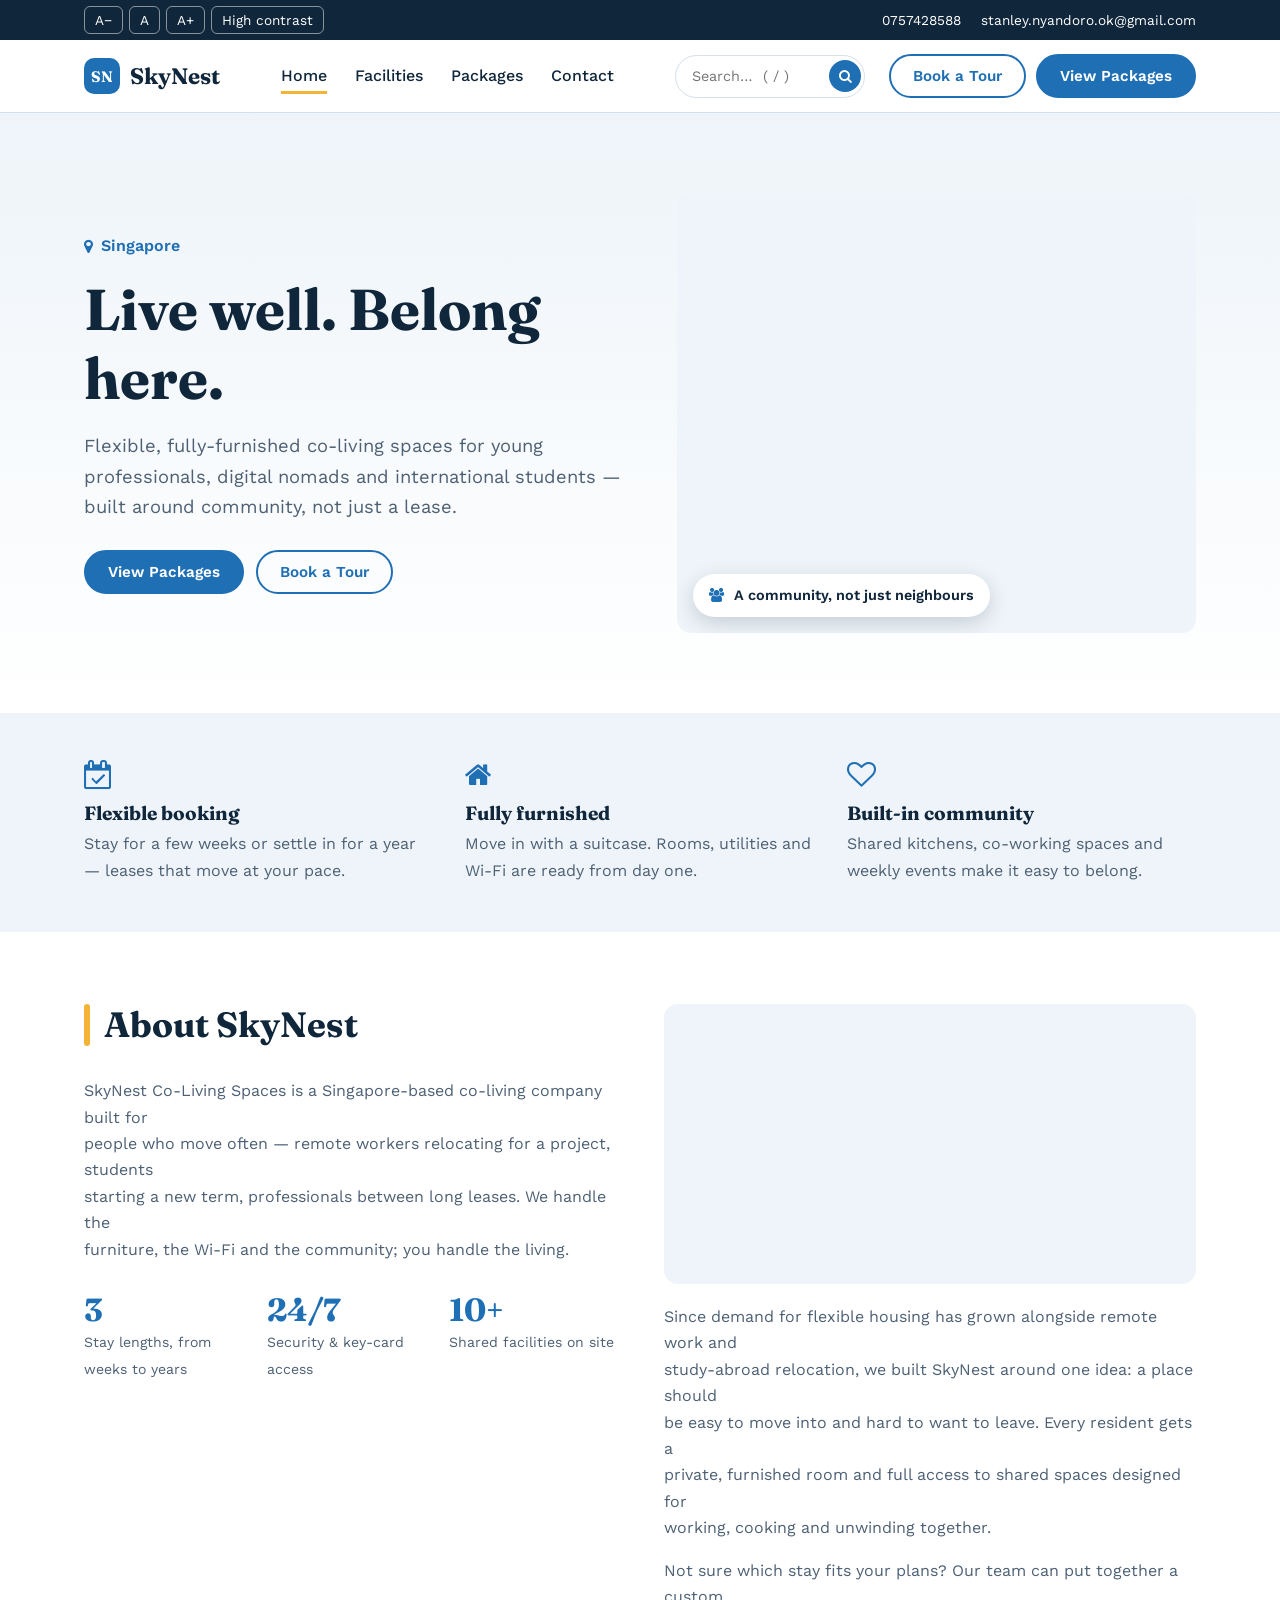
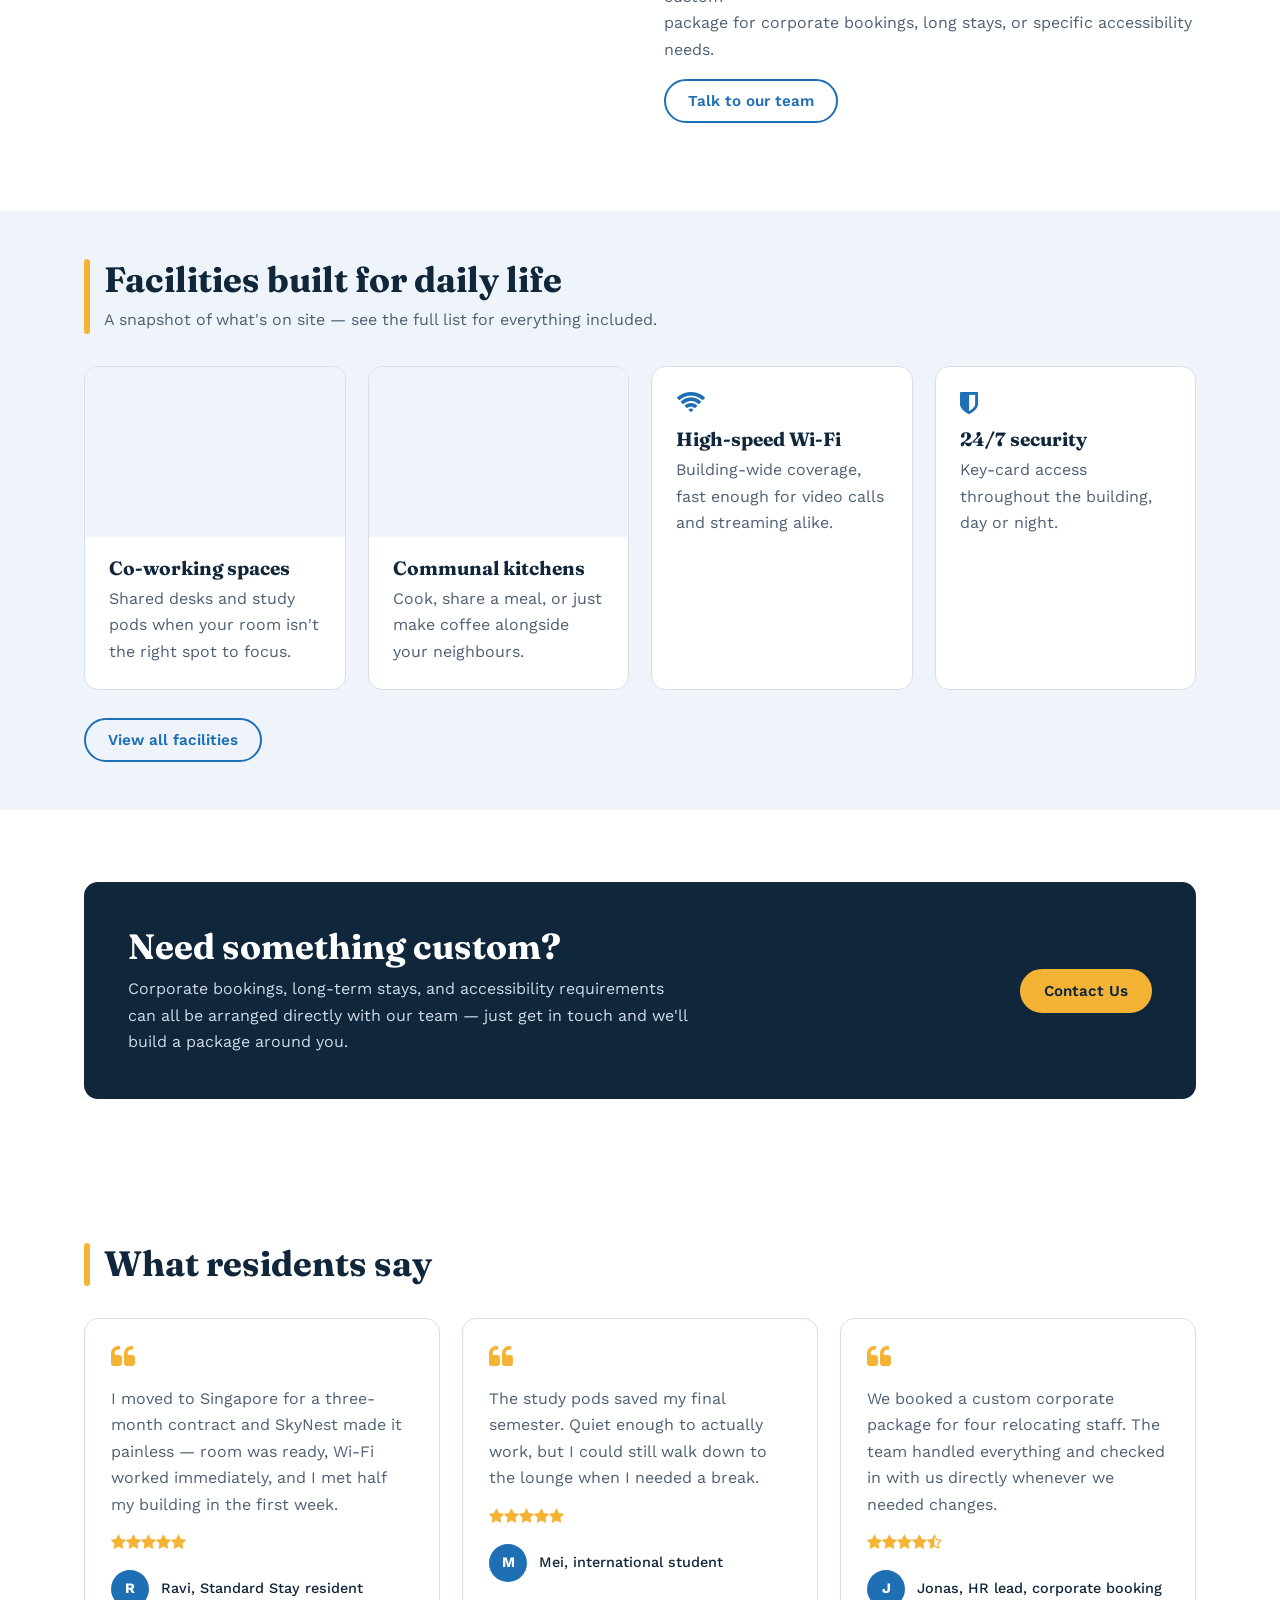
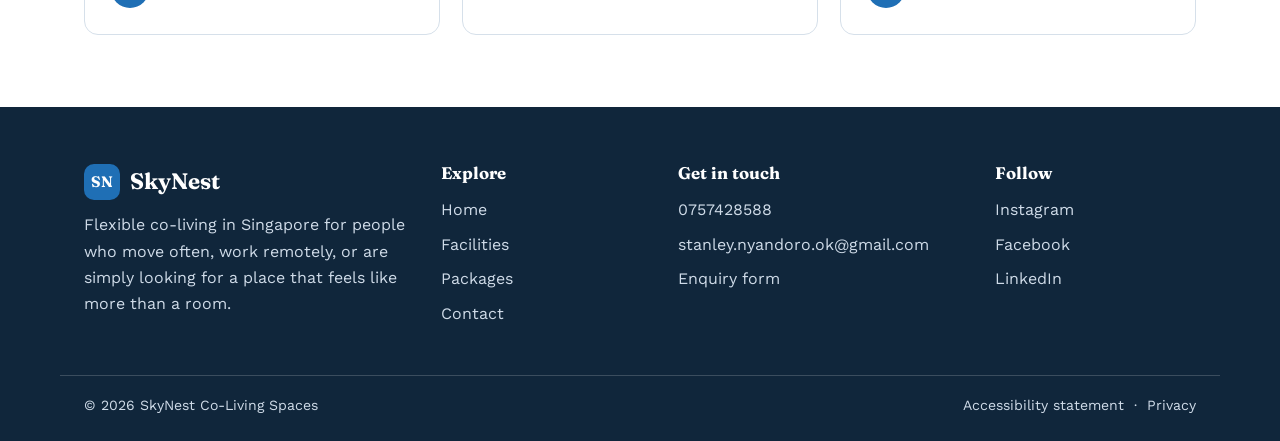
<file: index.html>
<!DOCTYPE html>
<html lang="en">
<head>
<meta charset="UTF-8">
<meta name="viewport" content="width=device-width, initial-scale=1, viewport-fit=cover">
<title>SkyNest Co-Living Spaces | Flexible Co-Living in Singapore</title>
<meta name="description" content="SkyNest Co-Living Spaces offers flexible, fully-furnished co-living rooms in Singapore for young professionals, digital nomads and international students.">
<link rel="stylesheet" href="css/style.css">
<link rel="preconnect" href="https://fonts.googleapis.com">
<link rel="preconnect" href="https://fonts.gstatic.com" crossorigin>
<link href="https://fonts.googleapis.com/css2?family=Fraunces:opsz,wght@9..144,500;9..144,700&family=Work+Sans:wght@400;500;600;700&display=swap" rel="stylesheet">
<link rel="stylesheet" href="https://stackpath.bootstrapcdn.com/font-awesome/4.7.0/css/font-awesome.min.css">
</head>
<body>
<a class="skip-link" href="#main">Skip to main content</a>

<div class="util-bar"><div class="container">
  <div class="a11y-controls">
    <span class="visually-hidden">Text size</span>
    <button id="font-dec" aria-label="Decrease text size">A&minus;</button>
    <button id="font-reset" aria-label="Reset text size">A</button>
    <button id="font-inc" aria-label="Increase text size">A+</button>
    <button id="contrast-toggle" aria-label="Toggle high contrast mode">High contrast</button>
  </div>
  <div class="contact-line">
    <a href="tel:0757428588">0757428588</a>
    <a href="mailto:stanley.nyandoro.ok@gmail.com">stanley.nyandoro.ok@gmail.com</a>
  </div>
</div></div>

<header class="site-header">
  <div class="container navbar">
    <a href="index.html" class="logo"><span class="mark">SN</span> SkyNest</a>
    <nav class="main-nav" id="main-nav" aria-label="Main">
      <ul>
        <li><a href="index.html" aria-current="page">Home</a></li>
        <li><a href="facilities.html">Facilities</a></li>
        <li><a href="packages.html">Packages</a></li>
        <li><a href="contact.html">Contact</a></li>
      </ul>
    </nav>
    <form class="site-search" id="site-search" role="search" action="#">
      <label for="search-input" class="visually-hidden">Search SkyNest</label>
      <input type="search" id="search-input" placeholder="Search…  ( / )" autocomplete="off" aria-controls="search-results" aria-expanded="false" aria-autocomplete="list">
      <button type="submit" aria-label="Search"><i class="fa fa-search" aria-hidden="true"></i></button>
      <ul id="search-results" role="listbox" aria-label="Search results" hidden></ul>
      <span id="search-status" class="visually-hidden" role="status" aria-live="polite"></span>
    </form>
    <div class="nav-right">
      <a href="contact.html" class="btn ghost">Book a Tour</a>
      <a href="packages.html" class="btn">View Packages</a>
      <button class="menu-toggle" id="menu-toggle" aria-label="Open menu" aria-expanded="false" aria-controls="main-nav"><span aria-hidden="true" style="font-size:1.4rem;line-height:1">&#9776;</span></button>
    </div>
  </div>
</header>

<main id="main">

  <section class="hero"><div class="container hero-grid">
    <div class="hero-copy">
      <span class="eyebrow-icon"><i class="fa fa-map-marker" aria-hidden="true"></i> Singapore</span>
      <h1>Live well. Belong here.</h1>
      <p class="lede">Flexible, fully-furnished co-living spaces for young professionals, digital nomads and international students — built around community, not just a lease.</p>
      <div class="hero-ctas"><a href="packages.html" class="btn">View Packages</a><a href="contact.html" class="btn ghost">Book a Tour</a></div>
    </div>
    <div class="ph hero-img">
      <img src="https://images.unsplash.com/photo-1493809842364-78817add7ffb?auto=format&fit=crop&w=1000&q=70" alt="Bright furnished co-living apartment with a sofa and large windows" onerror="this.remove()">
      <div class="hero-badge"><i class="fa fa-users" aria-hidden="true"></i> A community, not just neighbours</div>
    </div>
  </div></section>

  <section class="highlights tight alt"><div class="container highlight-grid">
    <div><i class="fa fa-calendar-check-o" aria-hidden="true"></i><h3>Flexible booking</h3><p>Stay for a few weeks or settle in for a year — leases that move at your pace.</p></div>
    <div><i class="fa fa-home" aria-hidden="true"></i><h3>Fully furnished</h3><p>Move in with a suitcase. Rooms, utilities and Wi-Fi are ready from day one.</p></div>
    <div><i class="fa fa-heart-o" aria-hidden="true"></i><h3>Built-in community</h3><p>Shared kitchens, co-working spaces and weekly events make it easy to belong.</p></div>
  </div></section>

  <section aria-labelledby="about-heading"><div class="container about-split">
    <div>
      <div class="section-head"><span class="tick" aria-hidden="true"></span><div><h2 id="about-heading">About SkyNest</h2></div></div>
      <p>SkyNest Co-Living Spaces is a Singapore-based co-living company built for<br>
         people who move often — remote workers relocating for a project, students<br>
          starting a new term, professionals between long leases. We handle the<br>
          furniture, the Wi-Fi and the community; you handle the living.</p>
      <div class="stat-row">
        <div class="stat"><h4>3</h4><span>Stay lengths, from weeks to years</span></div>
        <div class="stat"><h4>24/7</h4><span>Security &amp; key-card access</span></div>
        <div class="stat"><h4>10+</h4><span>Shared facilities on site</span></div>
      </div>
    </div>
    <div>
      <div class="ph about-img"><img src="https://images.unsplash.com/photo-1527192491265-7e15c55b1ed2?auto=format&fit=crop&w=900&q=70" alt="Residents working and chatting together in a shared co-working space" loading="lazy" onerror="this.remove()"></div>
      <p>Since demand for flexible housing has grown alongside remote work and<br>
         study-abroad relocation, we built SkyNest around one idea: a place should<br>
         be easy to move into and hard to want to leave. Every resident gets a<br>
          private, furnished room and full access to shared spaces designed for<br>
           working, cooking and unwinding together.</p>
      <p>Not sure which stay fits your plans? Our team can put together a custom<br>
         package for corporate bookings, long stays, or specific accessibility needs.</p>
      <p><a href="contact.html" class="btn ghost">Talk to our team</a></p>
    </div>
  </div></section>

  <section class="tight alt" aria-labelledby="fac-heading"><div class="container">
    <div class="section-head"><span class="tick" aria-hidden="true"></span><div><h2 id="fac-heading">Facilities built for daily life</h2><p>A snapshot of what's on site — see the full list for everything included.</p></div></div>
    <div class="fac-grid">
      <div class="fac-card img"><div class="ph"><img src="https://images.unsplash.com/photo-1522156373667-4c7234bbd804?auto=format&fit=crop&w=600&q=70" alt="Bright co-working area with desks" loading="lazy" onerror="this.remove()"></div><div class="t"><h3>Co-working spaces</h3><p>Shared desks and study pods when your room isn't the right spot to focus.</p></div></div>
      <div class="fac-card img"><div class="ph"><img src="https://images.unsplash.com/photo-1556909114-f6e7ad7d3136?auto=format&fit=crop&w=600&q=70" alt="Residents cooking together in a shared kitchen" loading="lazy" onerror="this.remove()"></div><div class="t"><h3>Communal kitchens</h3><p>Cook, share a meal, or just make coffee alongside your neighbours.</p></div></div>
      <div class="fac-card"><i class="fa fa-wifi" aria-hidden="true"></i><h3>High-speed Wi-Fi</h3><p>Building-wide coverage, fast enough for video calls and streaming alike.</p></div>
      <div class="fac-card"><i class="fa fa-shield" aria-hidden="true"></i><h3>24/7 security</h3><p>Key-card access throughout the building, day or night.</p></div>
    </div>
    <p style="margin-top:28px"><a href="facilities.html" class="btn ghost">View all facilities</a></p>
  </div></section>

  <section><div class="container"><div class="cta-banner"><div class="cta-inner">
    <div><h2>Need something custom?</h2><p>Corporate bookings, long-term stays, and accessibility requirements can all be arranged directly with our team — just get in touch and we'll build a package around you.</p></div>
    <a href="contact.html" class="btn">Contact Us</a>
  </div></div></div></section>

  <section aria-labelledby="testi-heading"><div class="container">
    <div class="section-head"><span class="tick" aria-hidden="true"></span><div><h2 id="testi-heading">What residents say</h2></div></div>
    <div class="testi-grid">
      <div class="testi-card"><i class="fa fa-quote-left" aria-hidden="true"></i><p>I moved to Singapore for a three-month contract and SkyNest made it painless — room was ready, Wi-Fi worked immediately, and I met half my building in the first week.</p>
        <div class="stars" aria-label="Rated 5 out of 5 stars"><i class="fa fa-star"></i><i class="fa fa-star"></i><i class="fa fa-star"></i><i class="fa fa-star"></i><i class="fa fa-star"></i></div>
        <div class="testi-who"><span class="testi-avatar" aria-hidden="true">R</span><span>Ravi, Standard Stay resident</span></div></div>
      <div class="testi-card"><i class="fa fa-quote-left" aria-hidden="true"></i><p>The study pods saved my final semester. Quiet enough to actually work, but I could still walk down to the lounge when I needed a break.</p>
        <div class="stars" aria-label="Rated 5 out of 5 stars"><i class="fa fa-star"></i><i class="fa fa-star"></i><i class="fa fa-star"></i><i class="fa fa-star"></i><i class="fa fa-star"></i></div>
        <div class="testi-who"><span class="testi-avatar" aria-hidden="true">M</span><span>Mei, international student</span></div></div>
      <div class="testi-card"><i class="fa fa-quote-left" aria-hidden="true"></i><p>We booked a custom corporate package for four relocating staff. The team handled everything and checked in with us directly whenever we needed changes.</p>
        <div class="stars" aria-label="Rated 4.5 out of 5 stars"><i class="fa fa-star"></i><i class="fa fa-star"></i><i class="fa fa-star"></i><i class="fa fa-star"></i><i class="fa fa-star-half-o"></i></div>
        <div class="testi-who"><span class="testi-avatar" aria-hidden="true">J</span><span>Jonas, HR lead, corporate booking</span></div></div>
    </div>
  </div></section>

</main>

<footer class="site-footer">
  <div class="container footer-grid">
    <div class="footer-brand"><div class="logo"><span class="mark">SN</span> SkyNest</div>
      <p style="margin-top:12px">Flexible co-living in Singapore for people who move often, work remotely, or are simply looking for a place that feels like more than a room.</p></div>
    <div><h4>Explore</h4><ul><li><a href="index.html">Home</a></li><li><a href="facilities.html">Facilities</a></li><li><a href="packages.html">Packages</a></li><li><a href="contact.html">Contact</a></li></ul></div>
    <div><h4>Get in touch</h4><ul><li><a href="tel:0757428588">0757428588</a></li><li><a href="mailto:stanley.nyandoro.ok@gmail.com">stanley.nyandoro.ok@gmail.com</a></li><li><a href="contact.html">Enquiry form</a></li></ul></div>
    <div><h4>Follow</h4><ul><li><a href="#">Instagram</a></li><li><a href="#">Facebook</a></li><li><a href="#">LinkedIn</a></li></ul></div>
  </div>
  <div class="container footer-bottom">
    <span>&copy; 2026 SkyNest Co-Living Spaces</span>
    <span><a href="#">Accessibility statement</a> &nbsp;&middot;&nbsp; <a href="#">Privacy</a></span>
  </div>
</footer>

<script src="js/script.js"></script>
</body>
</html>
</file>
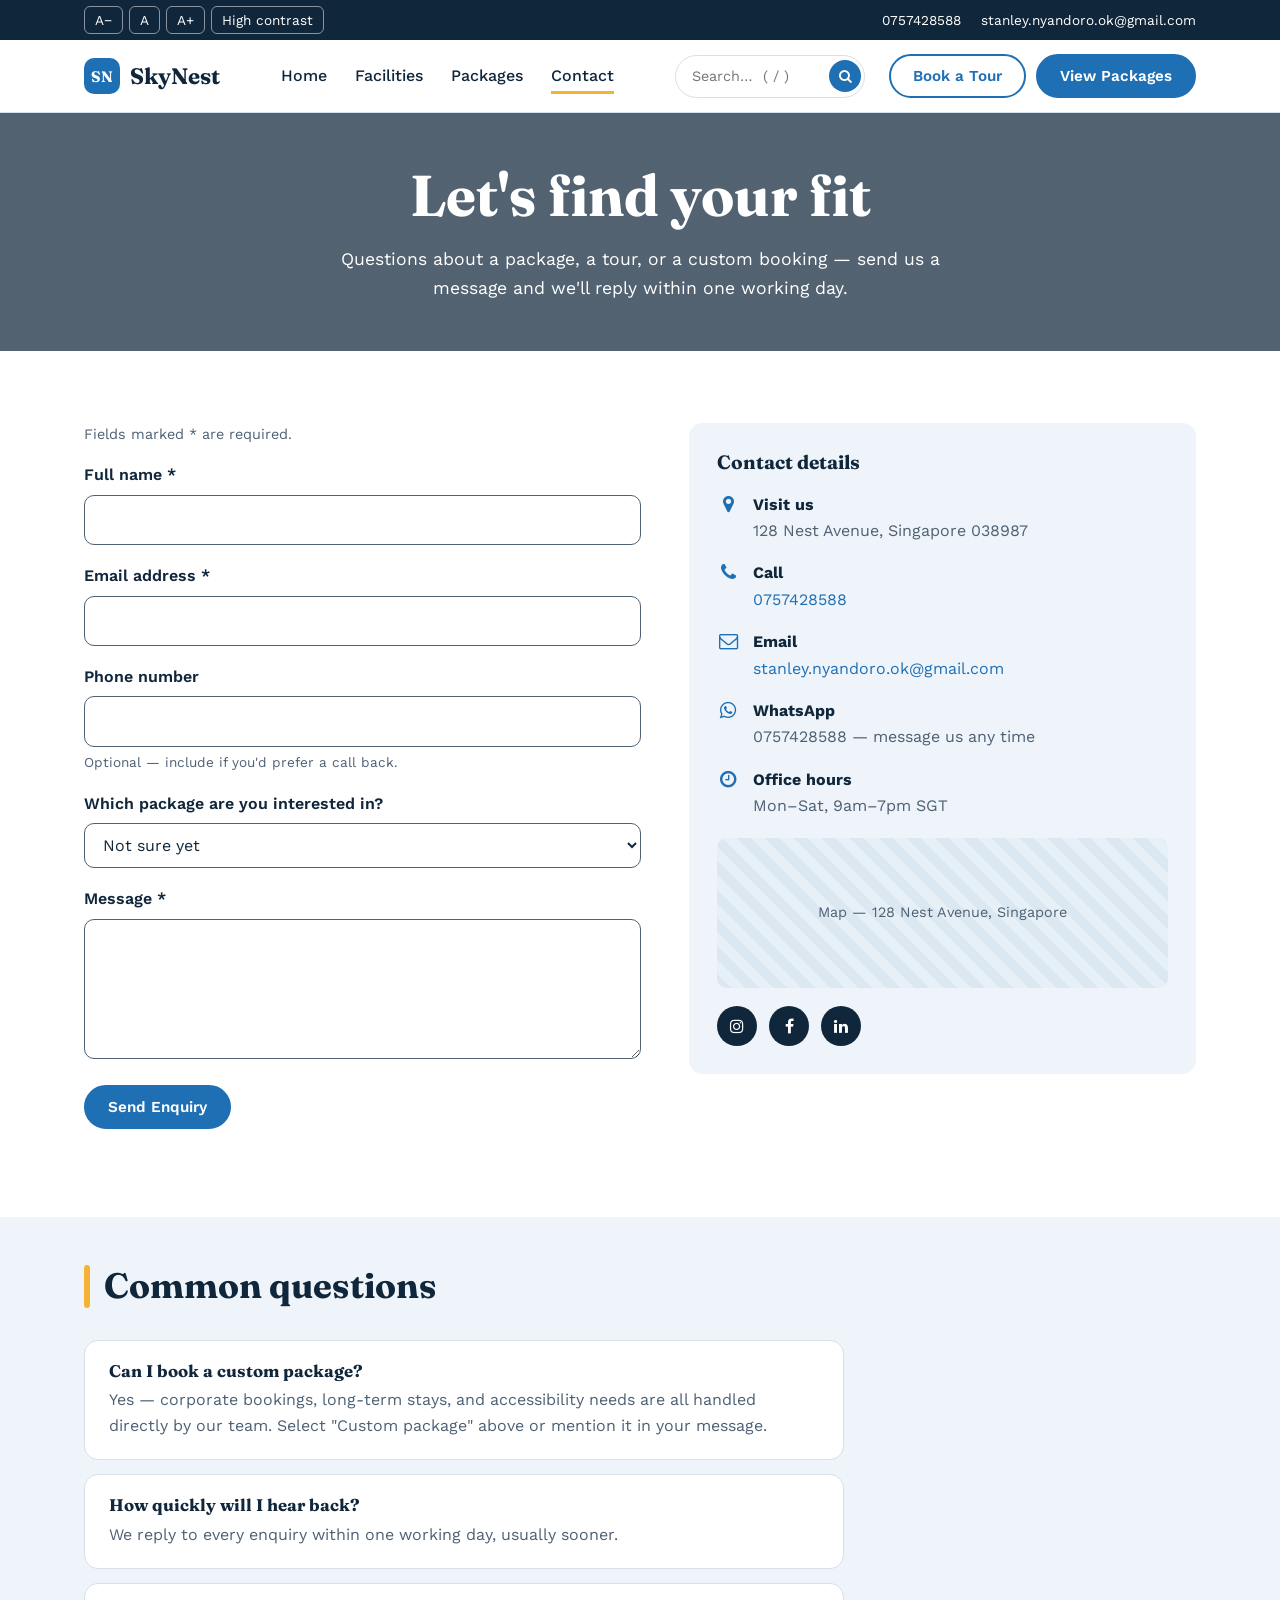
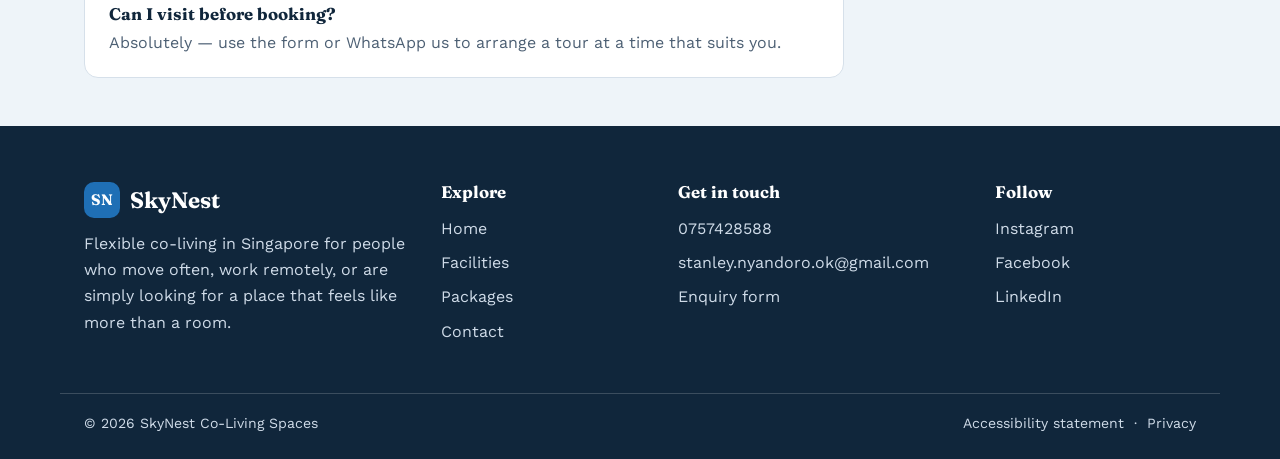
<file: contact.html>
<!DOCTYPE html>
<html lang="en">
<head>
<meta charset="UTF-8">
<meta name="viewport" content="width=device-width, initial-scale=1, viewport-fit=cover">
<title>Contact | SkyNest Co-Living Spaces</title>
<meta name="description" content="Get in touch with SkyNest Co-Living Spaces to book a tour, ask about packages, or arrange a custom corporate, long-term or accessibility package.">
<link rel="stylesheet" href="css/style.css">
<link rel="preconnect" href="https://fonts.googleapis.com">
<link rel="preconnect" href="https://fonts.gstatic.com" crossorigin>
<link href="https://fonts.googleapis.com/css2?family=Fraunces:opsz,wght@9..144,500;9..144,700&family=Work+Sans:wght@400;500;600;700&display=swap" rel="stylesheet">
<link rel="stylesheet" href="https://stackpath.bootstrapcdn.com/font-awesome/4.7.0/css/font-awesome.min.css">
</head>
<body>
<a class="skip-link" href="#main">Skip to main content</a>

<div class="util-bar"><div class="container">
  <div class="a11y-controls">
    <span class="visually-hidden">Text size</span>
    <button id="font-dec" aria-label="Decrease text size">A&minus;</button>
    <button id="font-reset" aria-label="Reset text size">A</button>
    <button id="font-inc" aria-label="Increase text size">A+</button>
    <button id="contrast-toggle" aria-label="Toggle high contrast mode">High contrast</button>
  </div>
  <div class="contact-line">
    <a href="tel:0757428588">0757428588</a>
    <a href="mailto:stanley.nyandoro.ok@gmail.com">stanley.nyandoro.ok@gmail.com</a>
  </div>
</div></div>

<header class="site-header">
  <div class="container navbar">
    <a href="index.html" class="logo"><span class="mark">SN</span> SkyNest</a>
    <nav class="main-nav" id="main-nav" aria-label="Main">
      <ul>
        <li><a href="index.html">Home</a></li>
        <li><a href="facilities.html">Facilities</a></li>
        <li><a href="packages.html">Packages</a></li>
        <li><a href="contact.html" aria-current="page">Contact</a></li>
      </ul>
    </nav>
    <form class="site-search" id="site-search" role="search" action="#">
      <label for="search-input" class="visually-hidden">Search SkyNest</label>
      <input type="search" id="search-input" placeholder="Search…  ( / )" autocomplete="off" aria-controls="search-results" aria-expanded="false" aria-autocomplete="list">
      <button type="submit" aria-label="Search"><i class="fa fa-search" aria-hidden="true"></i></button>
      <ul id="search-results" role="listbox" aria-label="Search results" hidden></ul>
      <span id="search-status" class="visually-hidden" role="status" aria-live="polite"></span>
    </form>
    <div class="nav-right">
      <a href="contact.html" class="btn ghost">Book a Tour</a>
      <a href="packages.html" class="btn">View Packages</a>
      <button class="menu-toggle" id="menu-toggle" aria-label="Open menu" aria-expanded="false" aria-controls="main-nav"><span aria-hidden="true" style="font-size:1.4rem;line-height:1">&#9776;</span></button>
    </div>
  </div>
</header>

<main id="main">

  <section class="page-hero tight" style="--hero:url('https://images.unsplash.com/photo-1554995207-c18c203602cb?auto=format&fit=crop&w=1600&q=60')"><div class="container">
    <h1>Let's find your fit</h1>
    <p>Questions about a package, a tour, or a custom booking — send us a message and we'll reply within one working day.</p>
  </div></section>

  <section aria-labelledby="contact-heading"><div class="container contact-grid">
    <div>
      <h2 id="contact-heading" class="visually-hidden">Send an enquiry</h2>
      <p class="required-note">Fields marked * are required.</p>
      <form id="enquiry-form" novalidate>
        <div class="form-field"><label for="name">Full name *</label><input type="text" id="name" name="name" autocomplete="name" required></div>
        <div class="form-field"><label for="email">Email address *</label><input type="email" id="email" name="email" autocomplete="email" required></div>
        <div class="form-field"><label for="phone">Phone number</label><input type="tel" id="phone" name="phone" autocomplete="tel"><p class="hint">Optional — include if you'd prefer a call back.</p></div>
        <div class="form-field"><label for="package">Which package are you interested in?</label>
          <select id="package" name="package"><option value="">Not sure yet</option><option value="short-term">Short-Term Stay</option><option value="standard">Standard Stay</option><option value="premium">Premium Stay</option><option value="custom">Custom package (corporate / long-term / accessibility)</option></select></div>
        <div class="form-field"><label for="message">Message *</label><textarea id="message" name="message" required></textarea></div>
        <button type="submit" class="btn">Send Enquiry</button>
        <p id="form-status" aria-live="polite" style="margin-top:16px;color:var(--acc2);font-size:.92rem"></p>
      </form>
    </div>
    <div><div class="contact-info-card">
      <h3>Contact details</h3>
      <div class="row-item"><i class="fa fa-map-marker" aria-hidden="true"></i><div><strong>Visit us</strong><span>128 Nest Avenue, Singapore 038987</span></div></div>
      <div class="row-item"><i class="fa fa-phone" aria-hidden="true"></i><div><strong>Call</strong><span><a href="tel:0757428588">0757428588</a></span></div></div>
      <div class="row-item"><i class="fa fa-envelope-o" aria-hidden="true"></i><div><strong>Email</strong><span><a href="mailto:stanley.nyandoro.ok@gmail.com">stanley.nyandoro.ok@gmail.com</a></span></div></div>
      <div class="row-item"><i class="fa fa-whatsapp" aria-hidden="true"></i><div><strong>WhatsApp</strong><span>0757428588 &mdash; message us any time</span></div></div>
      <div class="row-item"><i class="fa fa-clock-o" aria-hidden="true"></i><div><strong>Office hours</strong><span>Mon&ndash;Sat, 9am&ndash;7pm SGT</span></div></div>
      <div class="map-box" role="img" aria-label="Map placeholder showing SkyNest's location at 128 Nest Avenue, Singapore">Map — 128 Nest Avenue, Singapore</div>
      <div class="social-row">
        <a href="#" aria-label="SkyNest on Instagram"><i class="fa fa-instagram" aria-hidden="true"></i></a>
        <a href="#" aria-label="SkyNest on Facebook"><i class="fa fa-facebook" aria-hidden="true"></i></a>
        <a href="#" aria-label="SkyNest on LinkedIn"><i class="fa fa-linkedin" aria-hidden="true"></i></a>
      </div>
    </div></div>
  </div></section>

  <section class="tight alt" aria-labelledby="faq-heading"><div class="container">
    <div class="section-head"><span class="tick" aria-hidden="true"></span><div><h2 id="faq-heading">Common questions</h2></div></div>
    <div class="faq-block">
      <div class="faq-item"><h3>Can I book a custom package?</h3><p>Yes — corporate bookings, long-term stays, and accessibility needs are all handled directly by our team. Select "Custom package" above or mention it in your message.</p></div>
      <div class="faq-item"><h3>How quickly will I hear back?</h3><p>We reply to every enquiry within one working day, usually sooner.</p></div>
      <div class="faq-item"><h3>Can I visit before booking?</h3><p>Absolutely — use the form or WhatsApp us to arrange a tour at a time that suits you.</p></div>
    </div>
  </div></section>

</main>

<footer class="site-footer">
  <div class="container footer-grid">
    <div class="footer-brand"><div class="logo"><span class="mark">SN</span> SkyNest</div>
      <p style="margin-top:12px">Flexible co-living in Singapore for people who move often, work remotely, or are simply looking for a place that feels like more than a room.</p></div>
    <div><h4>Explore</h4><ul><li><a href="index.html">Home</a></li><li><a href="facilities.html">Facilities</a></li><li><a href="packages.html">Packages</a></li><li><a href="contact.html">Contact</a></li></ul></div>
    <div><h4>Get in touch</h4><ul><li><a href="tel:0757428588">0757428588</a></li><li><a href="mailto:stanley.nyandoro.ok@gmail.com">stanley.nyandoro.ok@gmail.com</a></li><li><a href="contact.html">Enquiry form</a></li></ul></div>
    <div><h4>Follow</h4><ul><li><a href="#">Instagram</a></li><li><a href="#">Facebook</a></li><li><a href="#">LinkedIn</a></li></ul></div>
  </div>
  <div class="container footer-bottom">
    <span>&copy; 2026 SkyNest Co-Living Spaces</span>
    <span><a href="#">Accessibility statement</a> &nbsp;&middot;&nbsp; <a href="#">Privacy</a></span>
  </div>
</footer>

<script src="js/script.js"></script>
</body>
</html>
</file>
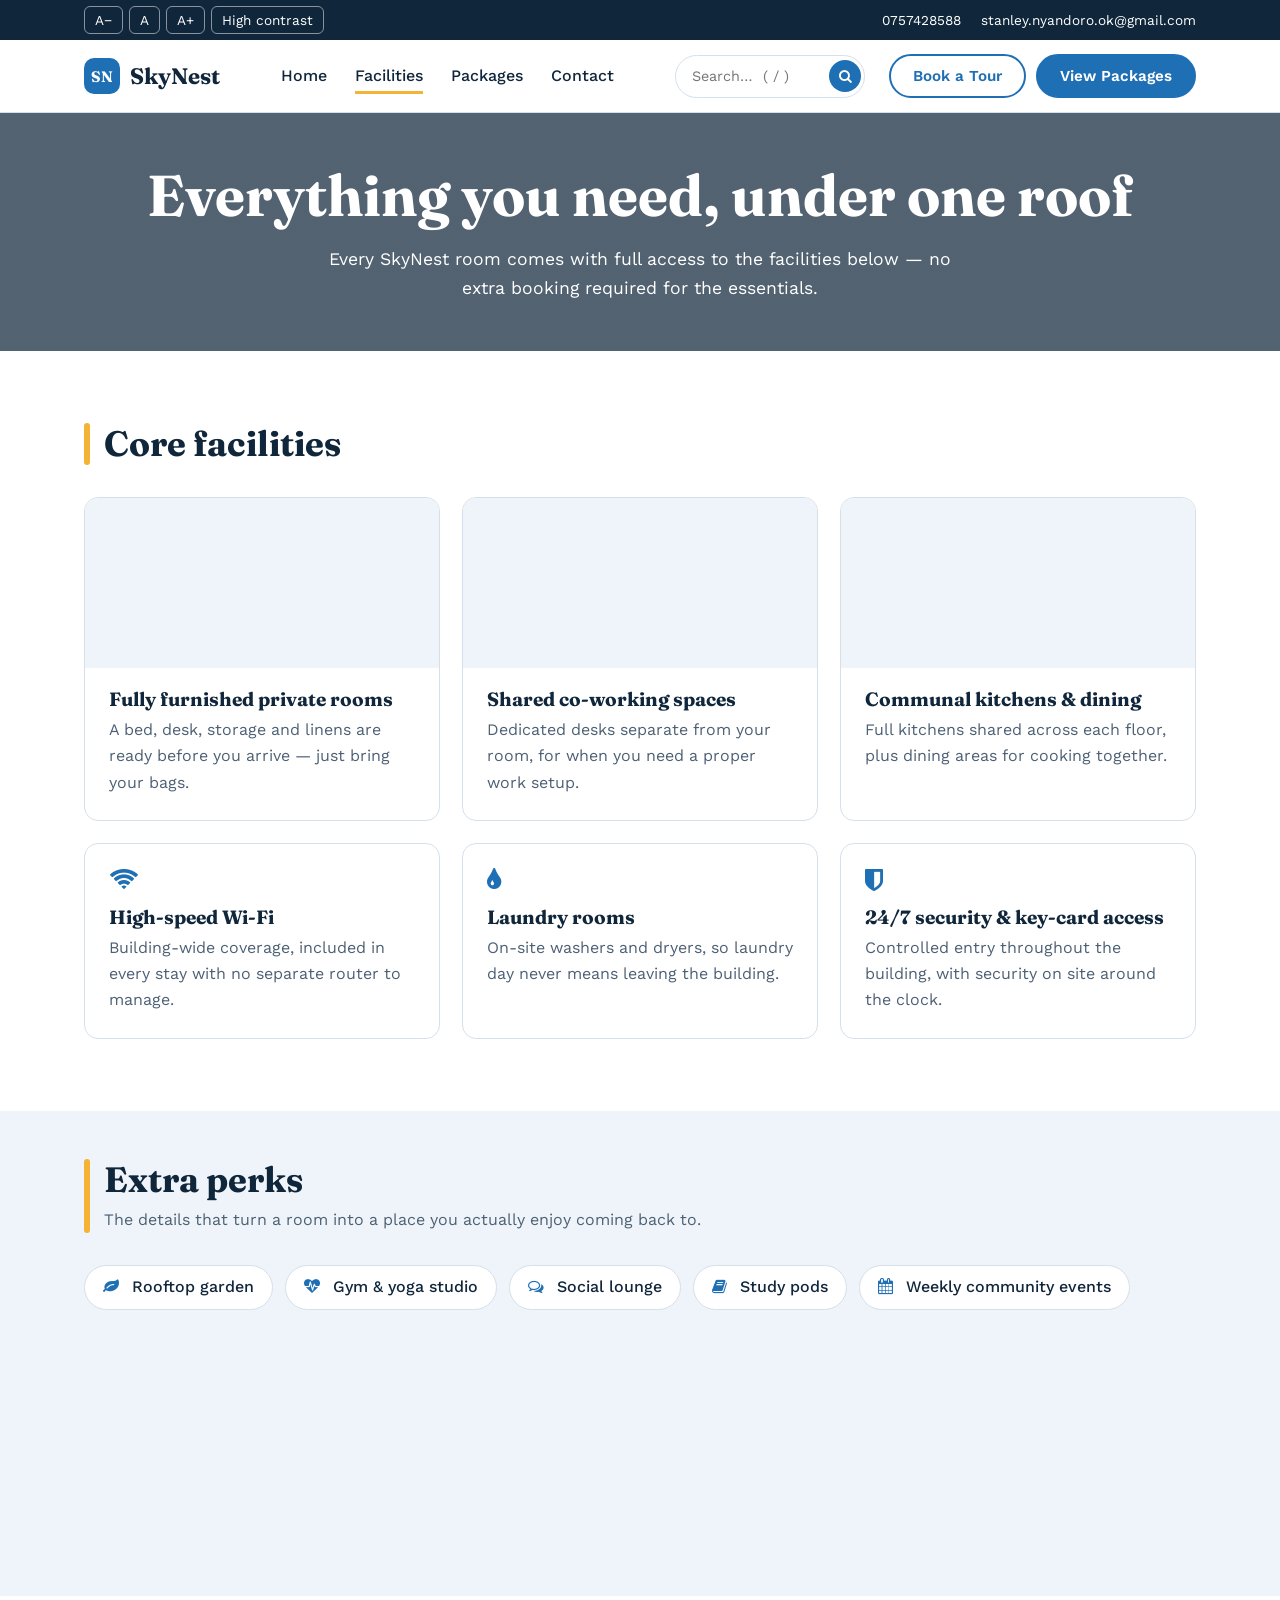
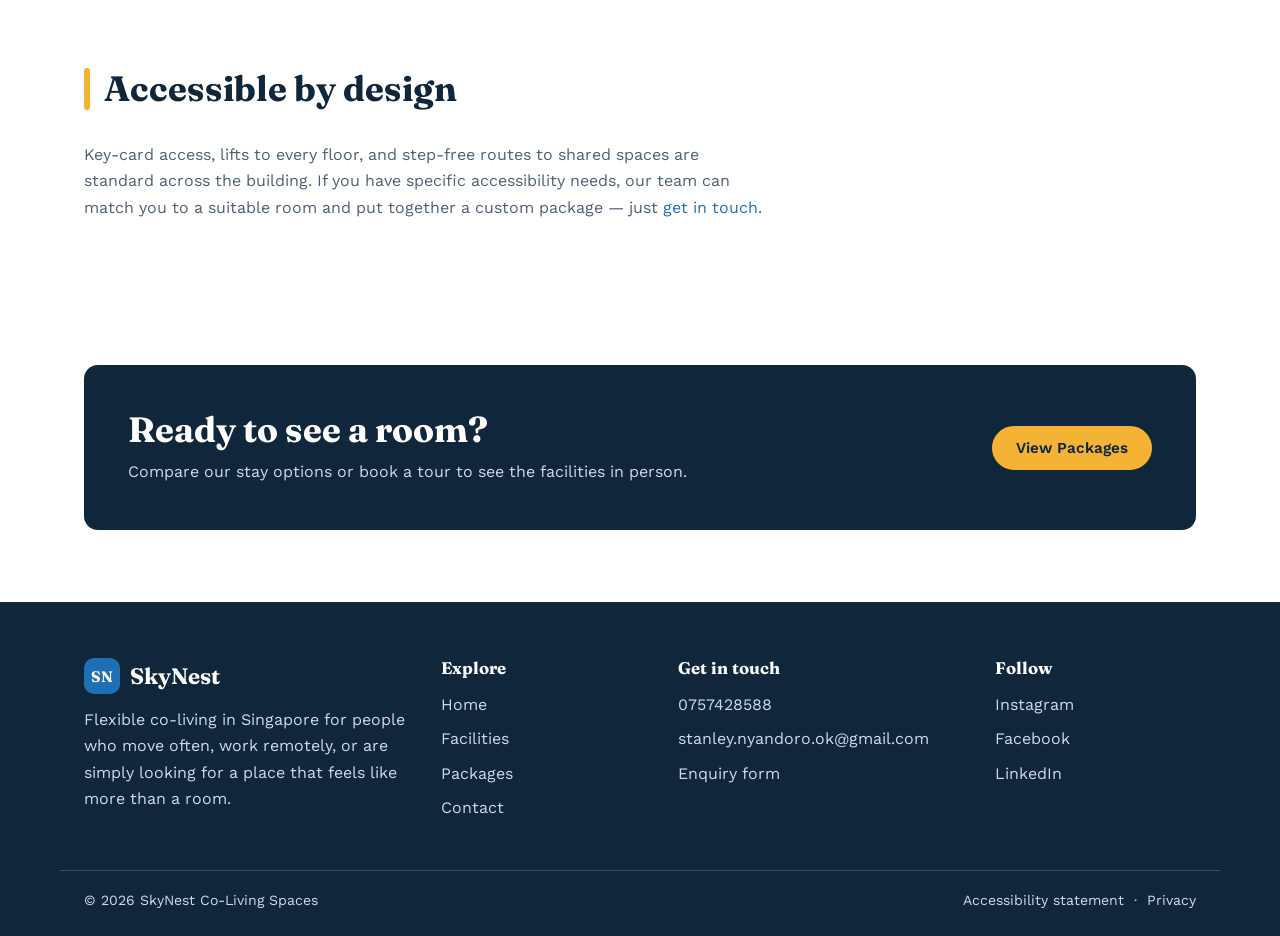
<file: facilities.html>
<!DOCTYPE html>
<html lang="en">
<head>
<meta charset="UTF-8">
<meta name="viewport" content="width=device-width, initial-scale=1, viewport-fit=cover">
<title>Facilities | SkyNest Co-Living Spaces</title>
<meta name="description" content="Explore the facilities at SkyNest Co-Living Spaces: furnished rooms, co-working spaces, communal kitchens, a rooftop garden, gym, study pods and more.">
<link rel="stylesheet" href="css/style.css">
<link rel="preconnect" href="https://fonts.googleapis.com">
<link rel="preconnect" href="https://fonts.gstatic.com" crossorigin>
<link href="https://fonts.googleapis.com/css2?family=Fraunces:opsz,wght@9..144,500;9..144,700&family=Work+Sans:wght@400;500;600;700&display=swap" rel="stylesheet">
<link rel="stylesheet" href="https://stackpath.bootstrapcdn.com/font-awesome/4.7.0/css/font-awesome.min.css">
</head>
<body>
<a class="skip-link" href="#main">Skip to main content</a>

<div class="util-bar"><div class="container">
  <div class="a11y-controls">
    <span class="visually-hidden">Text size</span>
    <button id="font-dec" aria-label="Decrease text size">A&minus;</button>
    <button id="font-reset" aria-label="Reset text size">A</button>
    <button id="font-inc" aria-label="Increase text size">A+</button>
    <button id="contrast-toggle" aria-label="Toggle high contrast mode">High contrast</button>
  </div>
  <div class="contact-line">
    <a href="tel:0757428588">0757428588</a>
    <a href="mailto:stanley.nyandoro.ok@gmail.com">stanley.nyandoro.ok@gmail.com</a>
  </div>
</div></div>

<header class="site-header">
  <div class="container navbar">
    <a href="index.html" class="logo"><span class="mark">SN</span> SkyNest</a>
    <nav class="main-nav" id="main-nav" aria-label="Main">
      <ul>
        <li><a href="index.html">Home</a></li>
        <li><a href="facilities.html" aria-current="page">Facilities</a></li>
        <li><a href="packages.html">Packages</a></li>
        <li><a href="contact.html">Contact</a></li>
      </ul>
    </nav>
    <form class="site-search" id="site-search" role="search" action="#">
      <label for="search-input" class="visually-hidden">Search SkyNest</label>
      <input type="search" id="search-input" placeholder="Search…  ( / )" autocomplete="off" aria-controls="search-results" aria-expanded="false" aria-autocomplete="list">
      <button type="submit" aria-label="Search"><i class="fa fa-search" aria-hidden="true"></i></button>
      <ul id="search-results" role="listbox" aria-label="Search results" hidden></ul>
      <span id="search-status" class="visually-hidden" role="status" aria-live="polite"></span>
    </form>
    <div class="nav-right">
      <a href="contact.html" class="btn ghost">Book a Tour</a>
      <a href="packages.html" class="btn">View Packages</a>
      <button class="menu-toggle" id="menu-toggle" aria-label="Open menu" aria-expanded="false" aria-controls="main-nav"><span aria-hidden="true" style="font-size:1.4rem;line-height:1">&#9776;</span></button>
    </div>
  </div>
</header>

<main id="main">

  <section class="page-hero tight" style="--hero:url('https://images.unsplash.com/photo-1600566753190-17f0baa2a6c3?auto=format&fit=crop&w=1600&q=60')"><div class="container">
    <h1>Everything you need, under one roof</h1>
    <p>Every SkyNest room comes with full access to the facilities below — no extra booking required for the essentials.</p>
  </div></section>

  <section aria-labelledby="core-fac-heading"><div class="container">
    <div class="section-head"><span class="tick" aria-hidden="true"></span><div><h2 id="core-fac-heading">Core facilities</h2></div></div>
    <div class="fac-full-grid">
      <div class="fac-full-card img"><div class="ph"><img src="https://images.unsplash.com/photo-1505693416388-ac5ce068fe85?auto=format&fit=crop&w=700&q=70" alt="Furnished private bedroom with a desk" loading="lazy" onerror="this.remove()"></div><div class="t"><h3>Fully furnished private rooms</h3><p>A bed, desk, storage and linens are ready before you arrive — just bring your bags.</p></div></div>
      <div class="fac-full-card img"><div class="ph"><img src="https://images.unsplash.com/photo-1522156373667-4c7234bbd804?auto=format&fit=crop&w=700&q=70" alt="Shared co-working space with desks" loading="lazy" onerror="this.remove()"></div><div class="t"><h3>Shared co-working spaces</h3><p>Dedicated desks separate from your room, for when you need a proper work setup.</p></div></div>
      <div class="fac-full-card img"><div class="ph"><img src="https://images.unsplash.com/photo-1556909114-f6e7ad7d3136?auto=format&fit=crop&w=700&q=70" alt="Communal kitchen and dining area" loading="lazy" onerror="this.remove()"></div><div class="t"><h3>Communal kitchens &amp; dining</h3><p>Full kitchens shared across each floor, plus dining areas for cooking together.</p></div></div>
      <div class="fac-full-card"><i class="fa fa-wifi" aria-hidden="true"></i><h3>High-speed Wi-Fi</h3><p>Building-wide coverage, included in every stay with no separate router to manage.</p></div>
      <div class="fac-full-card"><i class="fa fa-tint" aria-hidden="true"></i><h3>Laundry rooms</h3><p>On-site washers and dryers, so laundry day never means leaving the building.</p></div>
      <div class="fac-full-card"><i class="fa fa-shield" aria-hidden="true"></i><h3>24/7 security &amp; key-card access</h3><p>Controlled entry throughout the building, with security on site around the clock.</p></div>
    </div>
  </div></section>

  <section class="tight alt" aria-labelledby="extra-fac-heading"><div class="container">
    <div class="section-head"><span class="tick" aria-hidden="true"></span><div><h2 id="extra-fac-heading">Extra perks</h2><p>The details that turn a room into a place you actually enjoy coming back to.</p></div></div>
    <div class="perk-list">
      <span class="perk-chip"><i class="fa fa-leaf" aria-hidden="true"></i> Rooftop garden</span>
      <span class="perk-chip"><i class="fa fa-heartbeat" aria-hidden="true"></i> Gym &amp; yoga studio</span>
      <span class="perk-chip"><i class="fa fa-comments-o" aria-hidden="true"></i> Social lounge</span>
      <span class="perk-chip"><i class="fa fa-book" aria-hidden="true"></i> Study pods</span>
      <span class="perk-chip"><i class="fa fa-calendar" aria-hidden="true"></i> Weekly community events</span>
    </div>
    <div class="fac-grid" style="margin-top:28px">
      <div class="ph" style="height:210px"><img src="https://images.unsplash.com/photo-1571019613454-1cb2f99b2d8b?auto=format&fit=crop&w=700&q=70" alt="Gym with weights and equipment" loading="lazy" onerror="this.remove()"></div>
      <div class="ph" style="height:210px"><img src="https://images.unsplash.com/photo-1554995207-c18c203602cb?auto=format&fit=crop&w=700&q=70" alt="Cosy social lounge with sofas" loading="lazy" onerror="this.remove()"></div>
    </div>
  </div></section>

  <section aria-labelledby="accessible-heading"><div class="container">
    <div class="section-head"><span class="tick" aria-hidden="true"></span><div><h2 id="accessible-heading">Accessible by design</h2></div></div>
    <p class="narrow">Key-card access, lifts to every floor, and step-free routes to shared spaces are standard across the building. If you have specific accessibility needs, our team can match you to a suitable room and put together a custom package — just <a href="contact.html">get in touch</a>.</p>
  </div></section>

  <section><div class="container"><div class="cta-banner"><div class="cta-inner">
    <div><h2>Ready to see a room?</h2><p>Compare our stay options or book a tour to see the facilities in person.</p></div>
    <a href="packages.html" class="btn">View Packages</a>
  </div></div></div></section>

</main>

<footer class="site-footer">
  <div class="container footer-grid">
    <div class="footer-brand"><div class="logo"><span class="mark">SN</span> SkyNest</div>
      <p style="margin-top:12px">Flexible co-living in Singapore for people who move often, work remotely, or are simply looking for a place that feels like more than a room.</p></div>
    <div><h4>Explore</h4><ul><li><a href="index.html">Home</a></li><li><a href="facilities.html">Facilities</a></li><li><a href="packages.html">Packages</a></li><li><a href="contact.html">Contact</a></li></ul></div>
    <div><h4>Get in touch</h4><ul><li><a href="tel:0757428588">0757428588</a></li><li><a href="mailto:stanley.nyandoro.ok@gmail.com">stanley.nyandoro.ok@gmail.com</a></li><li><a href="contact.html">Enquiry form</a></li></ul></div>
    <div><h4>Follow</h4><ul><li><a href="#">Instagram</a></li><li><a href="#">Facebook</a></li><li><a href="#">LinkedIn</a></li></ul></div>
  </div>
  <div class="container footer-bottom">
    <span>&copy; 2026 SkyNest Co-Living Spaces</span>
    <span><a href="#">Accessibility statement</a> &nbsp;&middot;&nbsp; <a href="#">Privacy</a></span>
  </div>
</footer>

<script src="js/script.js"></script>
</body>
</html>
</file>
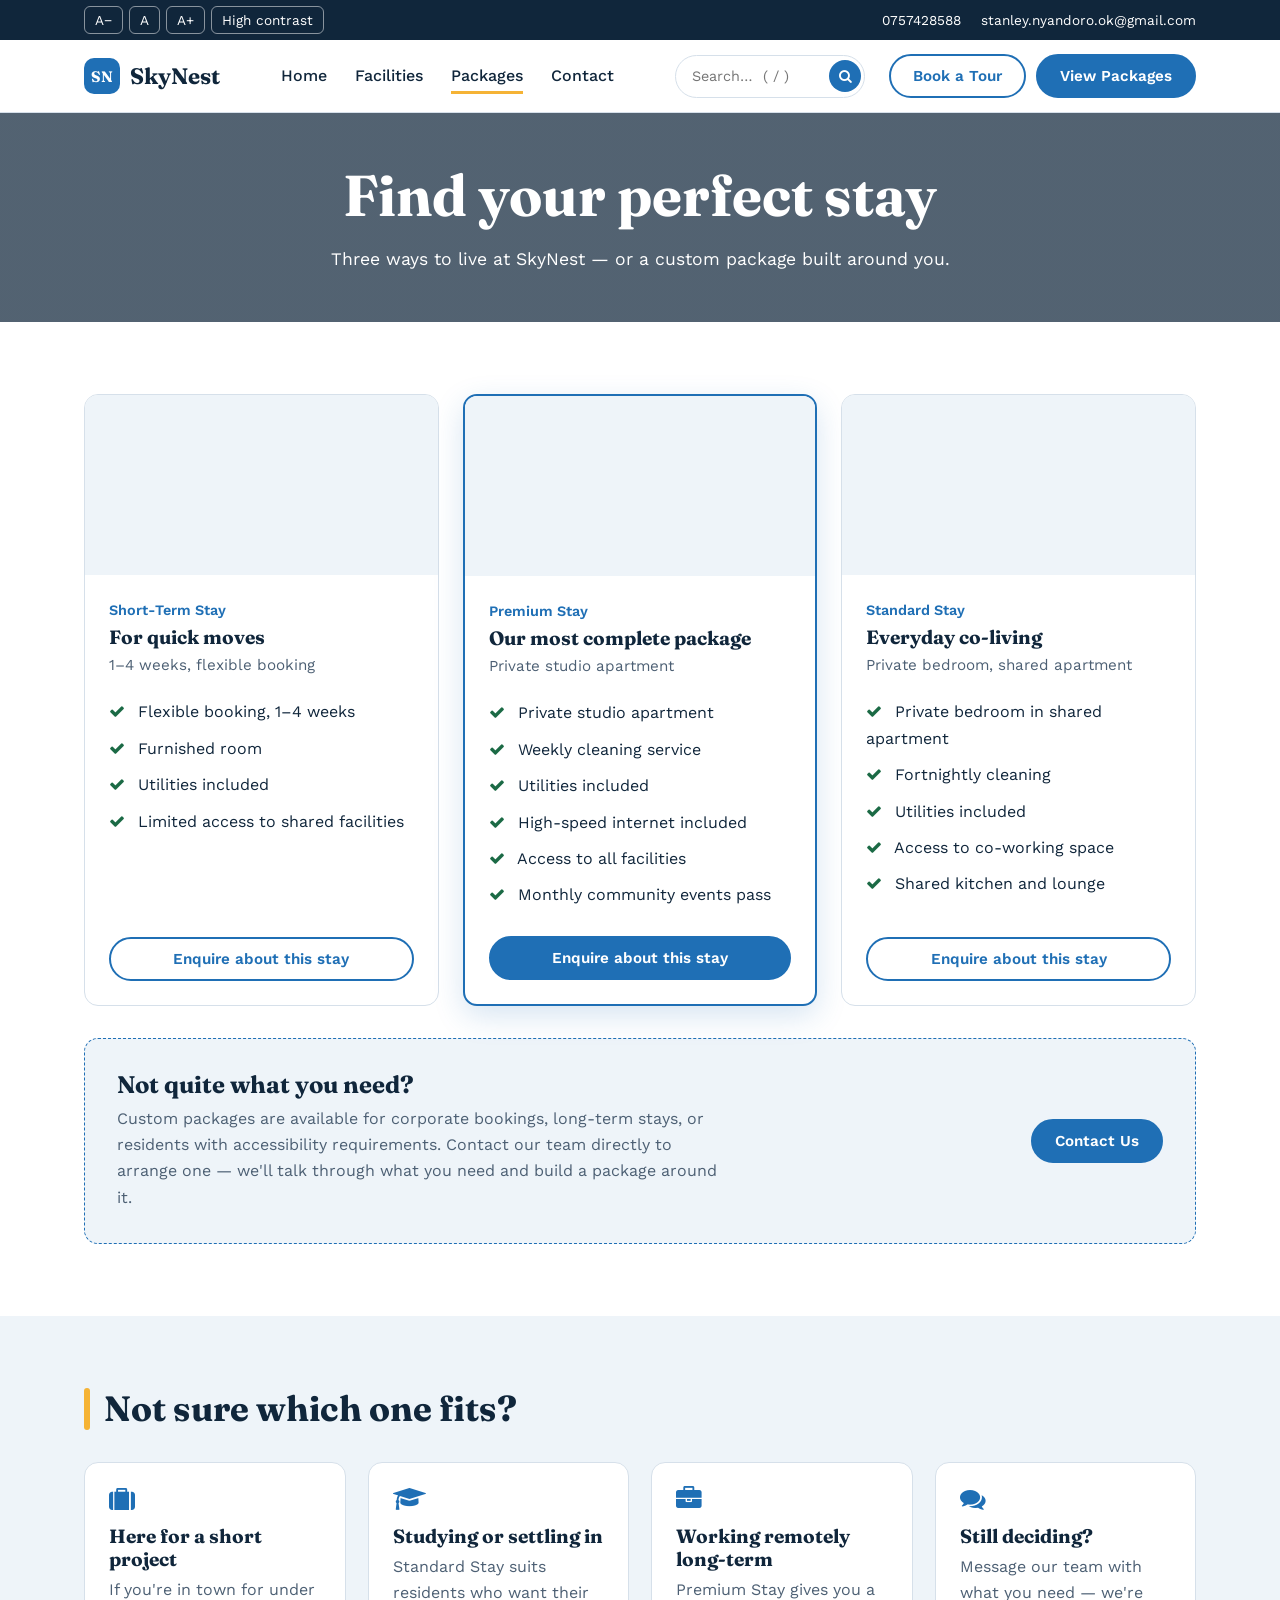
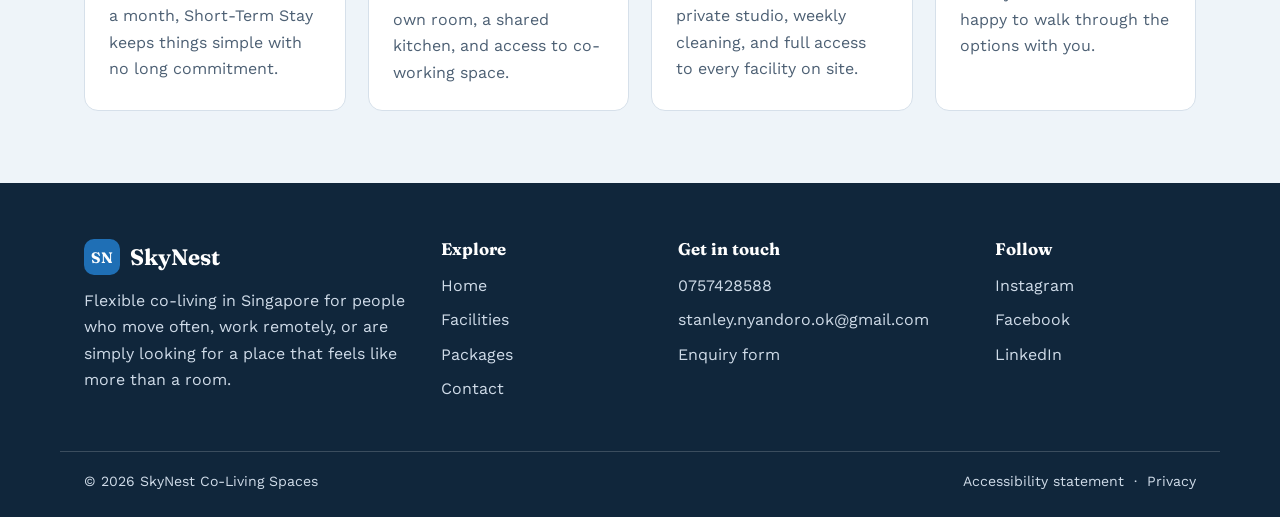
<file: packages.html>
<!DOCTYPE html>
<html lang="en">
<head>
<meta charset="UTF-8">
<meta name="viewport" content="width=device-width, initial-scale=1, viewport-fit=cover">
<title>Packages | SkyNest Co-Living Spaces</title>
<meta name="description" content="Compare SkyNest's Premium, Standard and Short-Term co-living packages, or get in touch for a custom corporate, long-term or accessibility package.">
<link rel="stylesheet" href="css/style.css">
<link rel="preconnect" href="https://fonts.googleapis.com">
<link rel="preconnect" href="https://fonts.gstatic.com" crossorigin>
<link href="https://fonts.googleapis.com/css2?family=Fraunces:opsz,wght@9..144,500;9..144,700&family=Work+Sans:wght@400;500;600;700&display=swap" rel="stylesheet">
<link rel="stylesheet" href="https://stackpath.bootstrapcdn.com/font-awesome/4.7.0/css/font-awesome.min.css">
</head>
<body>
<a class="skip-link" href="#main">Skip to main content</a>

<div class="util-bar"><div class="container">
  <div class="a11y-controls">
    <span class="visually-hidden">Text size</span>
    <button id="font-dec" aria-label="Decrease text size">A&minus;</button>
    <button id="font-reset" aria-label="Reset text size">A</button>
    <button id="font-inc" aria-label="Increase text size">A+</button>
    <button id="contrast-toggle" aria-label="Toggle high contrast mode">High contrast</button>
  </div>
  <div class="contact-line">
    <a href="tel:0757428588">0757428588</a>
    <a href="mailto:stanley.nyandoro.ok@gmail.com">stanley.nyandoro.ok@gmail.com</a>
  </div>
</div></div>

<header class="site-header">
  <div class="container navbar">
    <a href="index.html" class="logo"><span class="mark">SN</span> SkyNest</a>
    <nav class="main-nav" id="main-nav" aria-label="Main">
      <ul>
        <li><a href="index.html">Home</a></li>
        <li><a href="facilities.html">Facilities</a></li>
        <li><a href="packages.html" aria-current="page">Packages</a></li>
        <li><a href="contact.html">Contact</a></li>
      </ul>
    </nav>
    <form class="site-search" id="site-search" role="search" action="#">
      <label for="search-input" class="visually-hidden">Search SkyNest</label>
      <input type="search" id="search-input" placeholder="Search…  ( / )" autocomplete="off" aria-controls="search-results" aria-expanded="false" aria-autocomplete="list">
      <button type="submit" aria-label="Search"><i class="fa fa-search" aria-hidden="true"></i></button>
      <ul id="search-results" role="listbox" aria-label="Search results" hidden></ul>
      <span id="search-status" class="visually-hidden" role="status" aria-live="polite"></span>
    </form>
    <div class="nav-right">
      <a href="contact.html" class="btn ghost">Book a Tour</a>
      <a href="packages.html" class="btn">View Packages</a>
      <button class="menu-toggle" id="menu-toggle" aria-label="Open menu" aria-expanded="false" aria-controls="main-nav"><span aria-hidden="true" style="font-size:1.4rem;line-height:1">&#9776;</span></button>
    </div>
  </div>
</header>

<main id="main">

  <section class="page-hero tight" style="--hero:url('https://images.unsplash.com/photo-1618221195710-dd6b41faaea6?auto=format&fit=crop&w=1600&q=60')"><div class="container">
    <h1>Find your perfect stay</h1>
    <p>Three ways to live at SkyNest — or a custom package built around you.</p>
  </div></section>

  <section aria-labelledby="packages-heading"><div class="container">
    <h2 id="packages-heading" class="visually-hidden">Compare packages</h2>
    <div class="package-grid">
      <div class="package-card"><div class="ph"><img src="https://images.unsplash.com/photo-1505693416388-ac5ce068fe85?auto=format&fit=crop&w=600&q=70" alt="Compact furnished room for a short stay" loading="lazy" onerror="this.remove()"></div><div class="body">
        <span class="package-kicker">Short-Term Stay</span><h3>For quick moves</h3><p class="sub">1&ndash;4 weeks, flexible booking</p>
        <ul><li><i class="fa fa-check"></i> Flexible booking, 1&ndash;4 weeks</li><li><i class="fa fa-check"></i> Furnished room</li><li><i class="fa fa-check"></i> Utilities included</li><li><i class="fa fa-check"></i> Limited access to shared facilities</li></ul>
        <a href="contact.html?package=short-term" class="btn ghost">Enquire about this stay</a></div></div>
      <div class="package-card featured"><div class="ph"><img src="https://images.unsplash.com/photo-1560185007-cde436f6a4d0?auto=format&fit=crop&w=600&q=70" alt="Modern private studio apartment" loading="lazy" onerror="this.remove()"></div><div class="body">
        <span class="package-kicker">Premium Stay</span><h3>Our most complete package</h3><p class="sub">Private studio apartment</p>
        <ul><li><i class="fa fa-check"></i> Private studio apartment</li><li><i class="fa fa-check"></i> Weekly cleaning service</li><li><i class="fa fa-check"></i> Utilities included</li><li><i class="fa fa-check"></i> High-speed internet included</li><li><i class="fa fa-check"></i> Access to all facilities</li><li><i class="fa fa-check"></i> Monthly community events pass</li></ul>
        <a href="contact.html?package=premium" class="btn">Enquire about this stay</a></div></div>
      <div class="package-card"><div class="ph"><img src="https://images.unsplash.com/photo-1493809842364-78817add7ffb?auto=format&fit=crop&w=600&q=70" alt="Shared apartment living area" loading="lazy" onerror="this.remove()"></div><div class="body">
        <span class="package-kicker">Standard Stay</span><h3>Everyday co-living</h3><p class="sub">Private bedroom, shared apartment</p>
        <ul><li><i class="fa fa-check"></i> Private bedroom in shared apartment</li><li><i class="fa fa-check"></i> Fortnightly cleaning</li><li><i class="fa fa-check"></i> Utilities included</li><li><i class="fa fa-check"></i> Access to co-working space</li><li><i class="fa fa-check"></i> Shared kitchen and lounge</li></ul>
        <a href="contact.html?package=standard" class="btn ghost">Enquire about this stay</a></div></div>
    </div>
    <div class="custom-panel">
      <div><h2>Not quite what you need?</h2><p>Custom packages are available for corporate bookings, long-term stays, or residents with accessibility requirements. Contact our team directly to arrange one — we'll talk through what you need and build a package around it.</p></div>
      <a href="contact.html?package=custom" class="btn">Contact Us</a>
    </div>
  </div></section>

  <section class="alt" aria-labelledby="advice-heading"><div class="container">
    <div class="section-head"><span class="tick" aria-hidden="true"></span><div><h2 id="advice-heading">Not sure which one fits?</h2></div></div>
    <div class="fac-grid">
      <div class="fac-card"><i class="fa fa-suitcase" aria-hidden="true"></i><h3>Here for a short project</h3><p>If you're in town for under a month, Short-Term Stay keeps things simple with no long commitment.</p></div>
      <div class="fac-card"><i class="fa fa-graduation-cap" aria-hidden="true"></i><h3>Studying or settling in</h3><p>Standard Stay suits residents who want their own room, a shared kitchen, and access to co-working space.</p></div>
      <div class="fac-card"><i class="fa fa-briefcase" aria-hidden="true"></i><h3>Working remotely long-term</h3><p>Premium Stay gives you a private studio, weekly cleaning, and full access to every facility on site.</p></div>
      <div class="fac-card"><i class="fa fa-comments" aria-hidden="true"></i><h3>Still deciding?</h3><p>Message our team with what you need — we're happy to walk through the options with you.</p></div>
    </div>
  </div></section>

</main>

<footer class="site-footer">
  <div class="container footer-grid">
    <div class="footer-brand"><div class="logo"><span class="mark">SN</span> SkyNest</div>
      <p style="margin-top:12px">Flexible co-living in Singapore for people who move often, work remotely, or are simply looking for a place that feels like more than a room.</p></div>
    <div><h4>Explore</h4><ul><li><a href="index.html">Home</a></li><li><a href="facilities.html">Facilities</a></li><li><a href="packages.html">Packages</a></li><li><a href="contact.html">Contact</a></li></ul></div>
    <div><h4>Get in touch</h4><ul><li><a href="tel:0757428588">0757428588</a></li><li><a href="mailto:stanley.nyandoro.ok@gmail.com">stanley.nyandoro.ok@gmail.com</a></li><li><a href="contact.html">Enquiry form</a></li></ul></div>
    <div><h4>Follow</h4><ul><li><a href="#">Instagram</a></li><li><a href="#">Facebook</a></li><li><a href="#">LinkedIn</a></li></ul></div>
  </div>
  <div class="container footer-bottom">
    <span>&copy; 2026 SkyNest Co-Living Spaces</span>
    <span><a href="#">Accessibility statement</a> &nbsp;&middot;&nbsp; <a href="#">Privacy</a></span>
  </div>
</footer>

<script src="js/script.js"></script>
</body>
</html>
</file>
<file: css/style.css>
/* SkyNest Co-Living Spaces */
:root{
  --ink:#10263b; --muted:#4d6074; --sky:#1f6fb5; --sky-dark:#164f82; --acc2:#1b6a45;
  --sun:#f5b335; --bg:#ffffff; --alt:#eef4f9; --line:#d6e0ea; --card:#ffffff;
  --radius:14px; --font-body:'Work Sans',system-ui,sans-serif; --font-head:'Fraunces',Georgia,serif;
}
body.high-contrast{
  --ink:#000; --muted:#000; --sky:#003a8c; --sky-dark:#002560; --acc2:#004d1f;
  --bg:#fff; --alt:#fff; --line:#000; --sun:#ffd400;
}
body.high-contrast .btn.ghost{border-width:3px}
body.high-contrast .package-card,body.high-contrast .fac-card,body.high-contrast .fac-full-card,
body.high-contrast .testi-card,body.high-contrast .contact-info-card{border:2px solid #000}
*{box-sizing:border-box;margin:0;padding:0}
html{font-size:100%;scroll-behavior:smooth}
@media (prefers-reduced-motion:reduce){html{scroll-behavior:auto}*{transition:none!important;animation:none!important}}
body{font-family:var(--font-body);color:var(--ink);background:var(--bg);line-height:1.65}
img{max-width:100%;display:block}
a{color:var(--sky);text-decoration:none}
a:hover{text-decoration:underline}
ul{list-style:none}
h1,h2,h3,h4{font-family:var(--font-head);line-height:1.2;color:var(--ink)}
h1{font-size:clamp(2.2rem,5vw,3.6rem);font-weight:700}
h2{font-size:clamp(1.6rem,3vw,2.2rem)}
h3{font-size:1.2rem}
p{color:var(--muted)}
:focus-visible{outline:3px solid var(--sun);outline-offset:2px}
.container{max-width:1160px;margin:0 auto;padding:0 24px}
section{padding:72px 0}
section.tight{padding:48px 0}
.alt{background:var(--alt)}
.narrow{max-width:68ch}
.visually-hidden{position:absolute!important;width:1px;height:1px;overflow:hidden;clip:rect(0 0 0 0);white-space:nowrap}
.skip-link{position:absolute;left:-999px;top:0;background:var(--ink);color:#fff;padding:10px 16px;z-index:100}
.skip-link:focus{left:8px;top:8px}

/* utility bar */
.util-bar{background:var(--ink);color:#fff;font-size:.85rem}
.util-bar .container{display:flex;justify-content:space-between;align-items:center;flex-wrap:wrap;gap:8px;padding-top:6px;padding-bottom:6px}
.util-bar a{color:#fff}
.a11y-controls{display:flex;gap:6px;align-items:center}
.a11y-controls button{background:transparent;color:#fff;border:1px solid rgba(255,255,255,.5);border-radius:6px;padding:2px 10px;cursor:pointer;font:inherit}
.a11y-controls button:hover,.a11y-controls button[aria-pressed="true"]{background:#fff;color:var(--ink)}
.contact-line{display:flex;gap:20px;flex-wrap:wrap}

/* header */
.site-header{position:sticky;top:0;z-index:50;background:var(--bg);border-bottom:1px solid var(--line)}
.navbar{display:flex;align-items:center;gap:24px;padding-top:14px;padding-bottom:14px}
.logo{font-family:var(--font-head);font-weight:700;font-size:1.4rem;color:var(--ink);display:flex;align-items:center;gap:10px}
.logo:hover{text-decoration:none}
.mark{display:inline-grid;place-items:center;width:36px;height:36px;border-radius:10px;background:var(--sky);color:#fff;font-size:.95rem}
.main-nav{flex:1}
.main-nav ul{display:flex;gap:28px;justify-content:center}
.main-nav a{color:var(--ink);font-weight:500;padding:6px 0;border-bottom:3px solid transparent}
.main-nav a:hover{text-decoration:none;border-color:var(--line)}
.main-nav a[aria-current="page"]{border-color:var(--sun)}
.nav-right{display:flex;gap:10px;align-items:center}
.menu-toggle{display:none;background:none;border:1px solid var(--line);border-radius:8px;padding:6px 10px;cursor:pointer;color:var(--ink)}

/* buttons */
.btn{display:inline-block;background:var(--sky);color:#fff;font:600 .95rem var(--font-body);padding:11px 22px;border-radius:999px;border:2px solid var(--sky);cursor:pointer;transition:background .2s,color .2s}
.btn:hover{background:var(--sky-dark);border-color:var(--sky-dark);text-decoration:none}
.btn.ghost{background:transparent;color:var(--sky)}
.btn.ghost:hover{background:var(--sky);color:#fff}

/* hero */
.hero{background:linear-gradient(180deg,var(--alt),var(--bg));padding:80px 0}
.hero-grid{display:grid;grid-template-columns:1.05fr 1fr;gap:48px;align-items:center}
.eyebrow-icon{display:inline-flex;gap:8px;align-items:center;font-weight:600;color:var(--sky);margin-bottom:16px}
.lede{font-size:1.15rem;margin:18px 0 28px;max-width:52ch}
.hero-ctas{display:flex;gap:12px;flex-wrap:wrap}
.ph{background:var(--alt);border-radius:var(--radius);overflow:hidden;position:relative}
.ph img{width:100%;height:100%;object-fit:cover}
.hero-img{height:440px}
.hero-badge{position:absolute;left:16px;bottom:16px;background:var(--bg);color:var(--ink);padding:10px 16px;border-radius:999px;font-weight:600;font-size:.9rem;box-shadow:0 6px 20px rgba(16,38,59,.18)}
.hero-badge i{color:var(--sky);margin-right:6px}

/* page hero */
.page-hero{background:linear-gradient(rgba(16,38,59,.72),rgba(16,38,59,.72)),var(--hero) center/cover;color:#fff;text-align:center}
.page-hero h1,.page-hero p{color:#fff}
.page-hero p{max-width:60ch;margin:14px auto 0;font-size:1.1rem}

/* highlights */
.highlight-grid{display:grid;grid-template-columns:repeat(3,1fr);gap:32px}
.highlight-grid i{font-size:1.8rem;color:var(--sky);margin-bottom:12px}
.highlight-grid h3{margin-bottom:6px}

/* section head */
.section-head{display:flex;gap:14px;align-items:flex-start;margin-bottom:32px}
.tick{width:6px;align-self:stretch;min-height:36px;border-radius:3px;background:var(--sun)}
.section-head p{margin-top:6px;max-width:60ch}

/* about */
.about-split{display:grid;grid-template-columns:1fr 1fr;gap:48px;align-items:start}
.about-split p{margin-bottom:16px}
.about-img{height:280px;margin-bottom:20px}
.stat-row{display:grid;grid-template-columns:repeat(3,1fr);gap:16px;margin-top:28px}
.stat h4{font-size:2rem;color:var(--sky)}
.stat span{font-size:.88rem;color:var(--muted)}

/* facilities */
.fac-grid{display:grid;grid-template-columns:repeat(auto-fit,minmax(230px,1fr));gap:22px}
.fac-card,.fac-full-card{background:var(--card);border:1px solid var(--line);border-radius:var(--radius);padding:24px}
.fac-card>i,.fac-full-card>i{font-size:1.6rem;color:var(--sky);margin-bottom:12px}
.fac-card h3,.fac-full-card h3{margin-bottom:6px}
.fac-card.img,.fac-full-card.img{padding:0;overflow:hidden}
.fac-card.img .ph,.fac-full-card.img .ph{height:170px;border-radius:0}
.fac-card.img .t,.fac-full-card.img .t{padding:20px 24px 24px}
.fac-full-grid{display:grid;grid-template-columns:repeat(3,1fr);gap:22px}
.perk-list{display:flex;flex-wrap:wrap;gap:12px}
.perk-chip{background:var(--bg);border:1px solid var(--line);border-radius:999px;padding:8px 18px;font-weight:500}
.perk-chip i{color:var(--sky);margin-right:8px}

/* cta */
.cta-banner{background:var(--ink);border-radius:var(--radius);padding:44px}
.cta-inner{display:flex;justify-content:space-between;align-items:center;gap:28px;flex-wrap:wrap}
.cta-banner h2{color:#fff;margin-bottom:8px}
.cta-banner p{color:#cfdbe8;max-width:56ch}
.cta-banner .btn{background:var(--sun);border-color:var(--sun);color:var(--ink)}
.cta-banner .btn:hover{background:#fff;border-color:#fff}

/* testimonials */
.testi-grid{display:grid;grid-template-columns:repeat(auto-fit,minmax(260px,1fr));gap:22px}
.testi-card{background:var(--card);border:1px solid var(--line);border-radius:var(--radius);padding:26px}
.testi-card>i{color:var(--sun);font-size:1.6rem}
.testi-card p{margin:12px 0}
.stars{color:var(--sun);margin-bottom:14px}
.testi-who{display:flex;align-items:center;gap:12px;font-size:.9rem;font-weight:500}
.testi-avatar{width:38px;height:38px;border-radius:50%;background:var(--sky);color:#fff;display:grid;place-items:center;font-weight:700}

/* packages */
.package-grid{display:grid;grid-template-columns:repeat(3,1fr);gap:24px;align-items:stretch}
.package-card{background:var(--card);border:1px solid var(--line);border-radius:var(--radius);overflow:hidden;display:flex;flex-direction:column}
.package-card .ph{height:180px;border-radius:0}
.package-card .body{padding:24px;display:flex;flex-direction:column;flex:1}
.package-card.featured{border:2px solid var(--sky);box-shadow:0 10px 30px rgba(31,111,181,.18)}
.package-kicker{font-weight:600;color:var(--sky);font-size:.9rem;margin-bottom:4px}
.package-card .sub{margin:4px 0 16px;font-size:.95rem}
.package-card ul{margin-bottom:22px;flex:1}
.package-card li{padding:5px 0;color:var(--ink)}
.package-card li i{color:var(--acc2);margin-right:8px}
.package-card .btn{text-align:center}
.custom-panel{margin-top:32px;background:var(--alt);border:1px dashed var(--sky);border-radius:var(--radius);padding:32px;display:flex;justify-content:space-between;align-items:center;gap:24px;flex-wrap:wrap}
.custom-panel h2{font-size:1.5rem;margin-bottom:6px}
.custom-panel p{max-width:60ch}

/* contact */
.contact-grid{display:grid;grid-template-columns:1.1fr 1fr;gap:48px;align-items:start}
.required-note{font-size:.9rem;margin-bottom:16px}
.form-field{margin-bottom:18px}
.form-field label{display:block;font-weight:600;margin-bottom:6px}
.form-field input,.form-field select,.form-field textarea{width:100%;font:inherit;color:var(--ink);padding:11px 14px;border:1.5px solid var(--muted);border-radius:10px;background:var(--bg)}
.form-field textarea{min-height:140px;resize:vertical}
.form-field .hint{font-size:.85rem;margin-top:4px}
.form-field .error{color:#b3261e;font-size:.88rem;margin-top:4px}
.form-field [aria-invalid="true"]{border-color:#b3261e}
.contact-info-card{background:var(--alt);border-radius:var(--radius);padding:28px}
.contact-info-card h3{margin-bottom:18px}
.row-item{display:flex;gap:14px;margin-bottom:16px}
.row-item>i{width:22px;color:var(--sky);font-size:1.2rem;margin-top:3px;text-align:center}
.row-item strong{display:block}
.row-item span{color:var(--muted);word-break:break-word}
.map-box{height:150px;border-radius:10px;background:repeating-linear-gradient(45deg,#dbe7f1,#dbe7f1 10px,#e8f0f7 10px,#e8f0f7 20px);display:grid;place-items:center;text-align:center;padding:12px;color:var(--muted);font-size:.9rem;margin:18px 0}
.social-row{display:flex;gap:12px}
.social-row a{width:40px;height:40px;border-radius:50%;background:var(--ink);color:#fff;display:grid;place-items:center}
.social-row a:hover{background:var(--sky);text-decoration:none}
.faq-block{display:grid;gap:14px;max-width:760px}
.faq-item{background:var(--bg);border:1px solid var(--line);border-radius:var(--radius);padding:20px 24px}
.faq-item h3{font-size:1.05rem;margin-bottom:6px}

/* footer */
.site-footer{background:var(--ink);color:#cfdbe8;padding-top:56px}
.site-footer p,.site-footer a{color:#cfdbe8}
.site-footer .logo{color:#fff}
.site-footer h4{color:#fff;margin-bottom:14px;font-size:1.05rem}
.site-footer li{margin-bottom:8px}
.footer-grid{display:grid;grid-template-columns:1.6fr 1fr 1.4fr 1fr;gap:36px}
.footer-bottom{display:flex;justify-content:space-between;flex-wrap:wrap;gap:10px;border-top:1px solid rgba(255,255,255,.18);margin-top:40px;padding-top:18px;padding-bottom:24px;font-size:.88rem}

/* responsive */
@media (max-width:960px){
  .hero-grid,.about-split,.contact-grid{grid-template-columns:1fr}
  .package-grid,.fac-full-grid,.highlight-grid{grid-template-columns:1fr 1fr}
  .footer-grid{grid-template-columns:1fr 1fr}
  .nav-right .btn{display:none}
  .menu-toggle{display:block;margin-left:auto}
  .navbar{flex-wrap:wrap}
  .main-nav{flex-basis:100%;order:3;display:none}
  .main-nav.open{display:block}
  .main-nav ul{flex-direction:column;gap:4px;align-items:flex-start;padding:8px 0}
}
@media (max-width:620px){
  section{padding:52px 0}
  .package-grid,.fac-full-grid,.highlight-grid,.footer-grid,.stat-row{grid-template-columns:1fr}
  .hero-img{height:300px}
  .cta-banner{padding:28px}
  .contact-line{display:none}
}

/* ---------- Site search ---------- */
.site-search{position:relative;display:flex;align-items:center}
.site-search input{width:190px;font:inherit;font-size:.9rem;color:var(--ink);background:var(--bg);border:1.5px solid var(--line);border-radius:999px;padding:9px 40px 9px 16px;transition:width .2s,border-color .2s}
.site-search input:focus{width:260px;border-color:var(--sky);outline:none;box-shadow:0 0 0 3px rgba(31,111,181,.2)}
.site-search button{position:absolute;right:4px;top:50%;transform:translateY(-50%);width:32px;height:32px;border:0;border-radius:50%;background:var(--sky);color:#fff;cursor:pointer}
.site-search button:hover{background:var(--sky-dark)}
#search-results{position:absolute;top:calc(100% + 8px);right:0;width:340px;max-width:92vw;background:var(--bg);border:2px solid var(--ink);border-radius:var(--radius);box-shadow:0 14px 36px rgba(0,0,0,.18);z-index:80;overflow:hidden}
#search-results li{border-bottom:1px solid var(--line)}
#search-results li:last-child{border-bottom:0}
#search-results a{display:block;padding:10px 14px;color:var(--ink)}
#search-results a:hover,#search-results [aria-selected="true"] a{background:var(--alt);text-decoration:none}
#search-results [aria-selected="true"]{outline:2px solid var(--sky);outline-offset:-2px}
#search-results strong{font-size:.95rem}
#search-results .tag{margin-left:8px;font-size:.72rem;font-weight:600;color:var(--sky-dark);background:var(--alt);border-radius:999px;padding:1px 8px}
#search-results .desc{display:block;font-size:.82rem;color:var(--muted);margin-top:2px}
#search-results .no-results{padding:14px;color:var(--muted);font-size:.9rem}
@media (max-width:960px){
  .site-search{order:2;flex-basis:100%}
  .site-search input,.site-search input:focus{width:100%}
  #search-results{left:0;right:0;width:auto;max-width:none}
}
</file>
